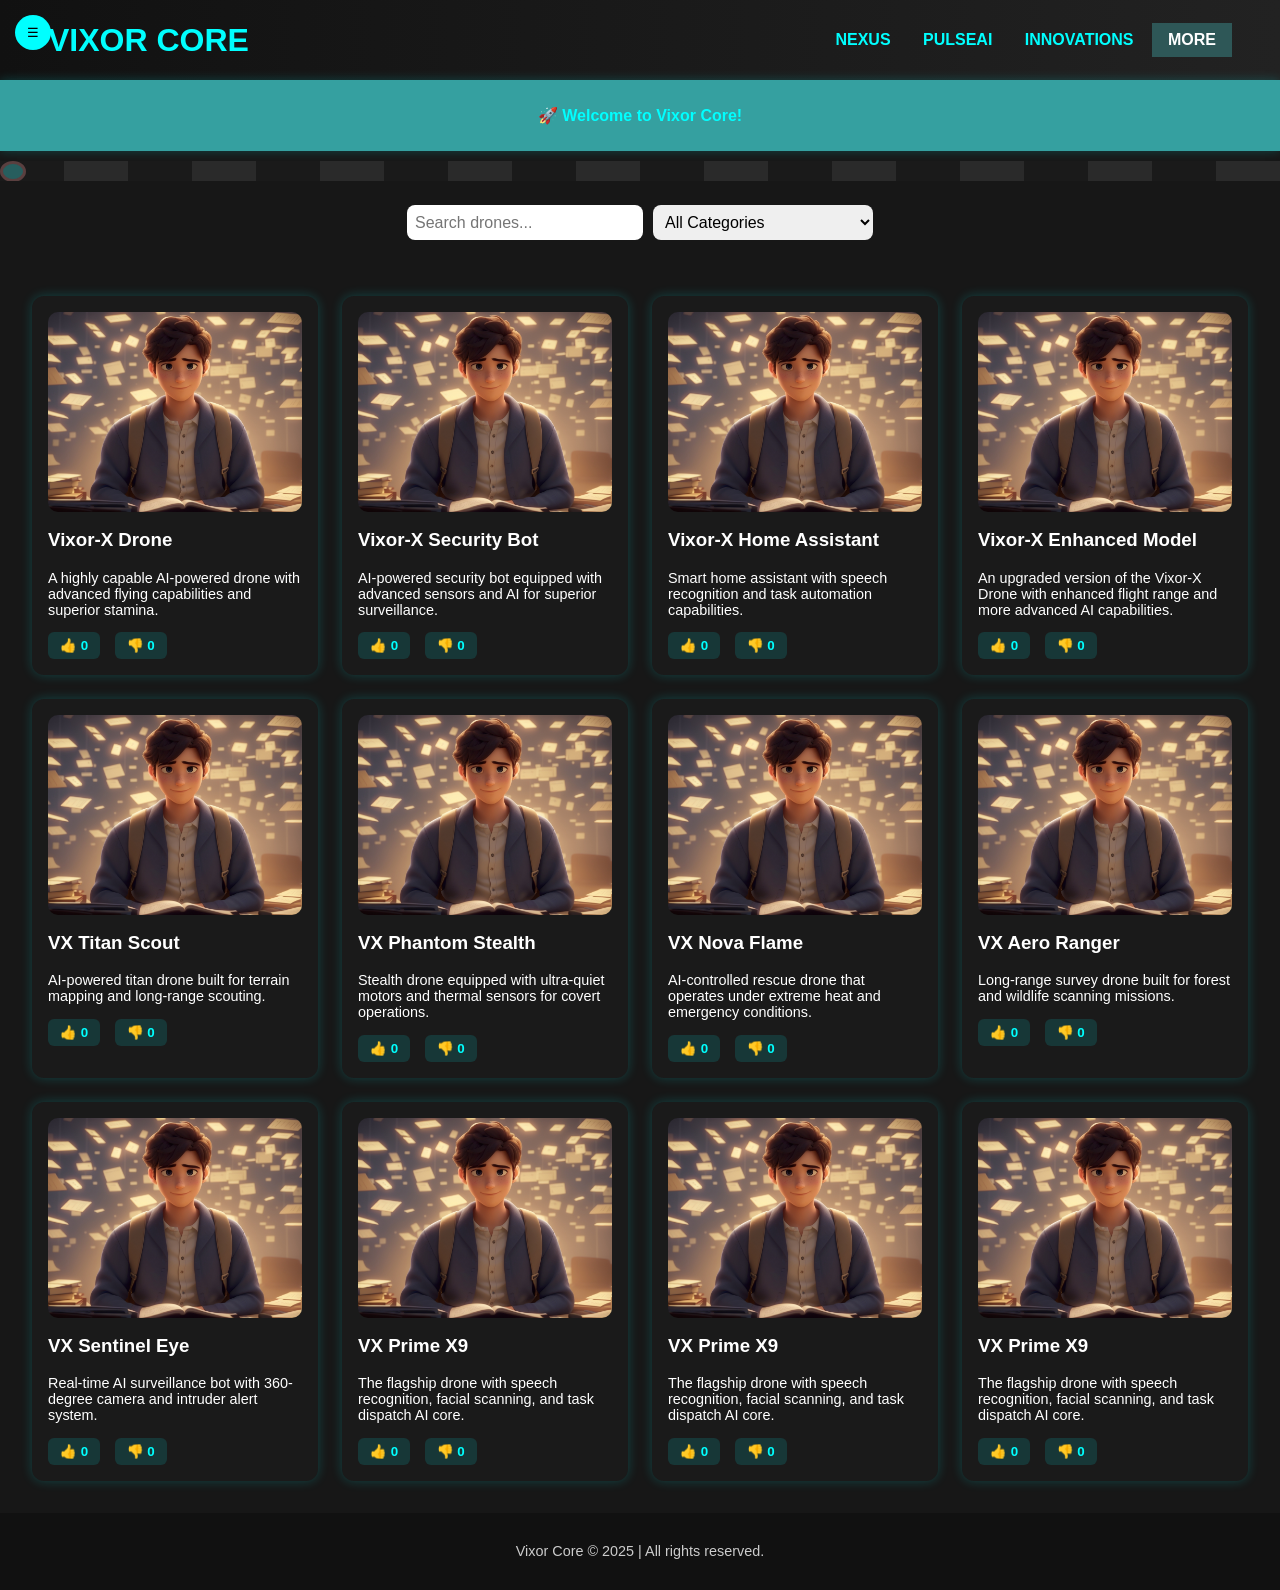
<file: index.html>
<!DOCTYPE html>
<html lang="en">
<head>
  <meta charset="UTF-8" />
  <meta name="viewport" content="width=device-width, initial-scale=1.0" />
  <title>Vixor Core - Home</title>
  <link rel="stylesheet" href="style.css" />
</head>
<body>

  <!-- Top Navigation Header -->
  <header>
    <div class="logo">Vixor Core</div>
    <nav>
      <a href="mission.html" id="nav-nexus">Nexus</a>
      <a href="reserve.html" id="nav-pulseai">PulseAI</a>
      <a href="#skybots" id="nav-skybots">Innovations</a>
      <div class="dropdown">
        <button class="dropbtn">More</button>
        <div class="dropdown-content">
          <a href="settings.html" id="nav-settings">Settings</a>
          <a href="mission.html" id="nav-mission">Mission</a>
          <a href="token.html" id="nav-token">Token</a>
          <a href="reserve.html" id="nav-reserve">Reserve</a>
          <a href="roadmap.html" id="nav-roadmap">Roadmap</a>
          <a href="help.html" id="nav-help">Help</a>
          <a href="contact.html" id="nav-contact">Contact Us</a>
        </div>
      </div>
    </nav>
  </header>

  <!-- Rotating Banner -->
  <section class="rotating-banner">
    <p id="rotatingText">🚀 Welcome to Vixor Core!</p>
  </section>

  <!-- Sidebar -->
  <button id="toggleSidebarBtn">☰</button>
  <aside id="sidebar">
    <a href="profile.html">Profile</a>
    <a href="notifications.html">Notifications</a>
    <a href="language.html">Language</a>
    <a href="deposit.html">Deposit Funds</a>
    <a href="#transact" id="nav-transact">Transact</a>
    <a href="#fleet" id="nav-fleet">Drone Fleet</a>
    <a href="logout.html">Logout</a>
    <div id="clock"></div>
  </aside>

  <!-- Color Theme -->
  <div id="color-theme-slider">
    <div class="color-handle" draggable="true"></div>
  </div>

  <!-- Search Filter -->
  <div class="search-filter-wrapper">
    <input type="text" id="searchInput" placeholder="Search drones..." />
    <select id="filterSelect">
      <option value="all">All Categories</option>
      <option value="SkyBots">SkyBots</option>
      <option value="PulseAI">PulseAI</option>
      <option value="Nexus">Nexus</option>
      <option value="space tech">Space Tech</option>
    </select>
  </div>

  <!-- Content -->
  <div class="container" id="content"></div>

  <!-- Footer -->
  <footer>
    <p>Vixor Core &copy; 2025 | All rights reserved.</p>
  </footer>

  <!-- Script -->
  <script src="main.js"></script>

  <!-- Rotating Script -->
  <script>
    const rotatingMessages = [
      "🚀 Welcome to Vixor Core!",
      "💸 Would you like to deposit to your account?",
      "🧾 Complete your profile to access more features!",
      "🛰️ New drones launching weekly!",
      "🎁 Invite friends to earn rewards!",
      "🌍 Now supporting 20+ languages!",
      "🔐 Stay safe: enable 2FA in settings!",
      "🛠️ Join our AI Dev Program – coming soon!",
      "💡 Tip: Click 'More' to see all extra features.",
      "💬 VX AI bots now support voice response!"
    ];

    let msgIndex = 0;
    const rotatingText = document.getElementById("rotatingText");

    setInterval(() => {
      msgIndex = (msgIndex + 1) % rotatingMessages.length;
      rotatingText.textContent = rotatingMessages[msgIndex];
    }, 4000);
  </script>

</body>
  </html>
</file>
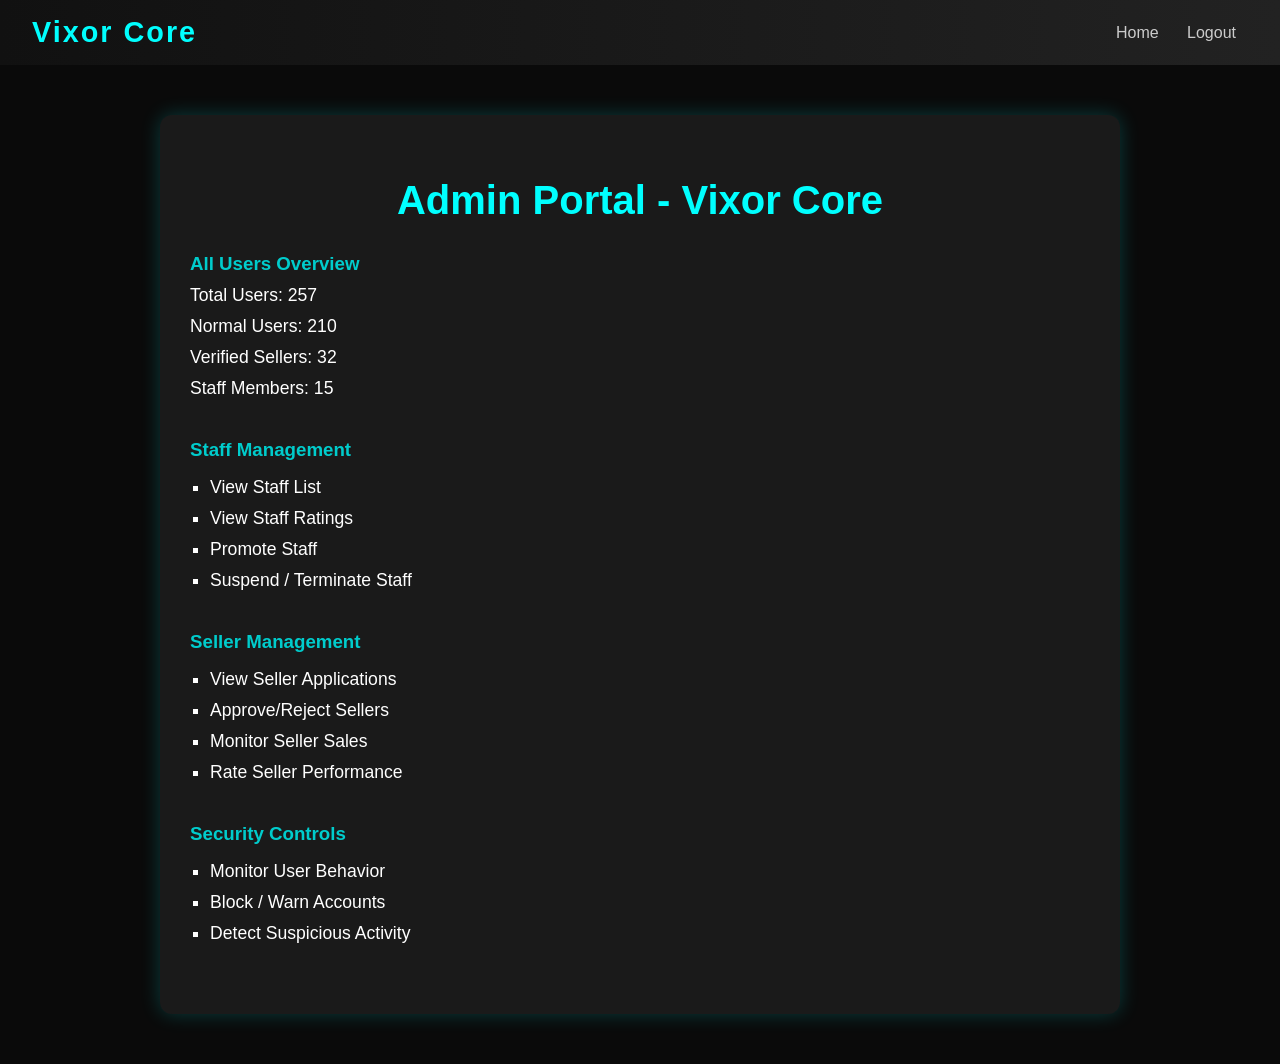
<file: admin.html>
<!DOCTYPE html>
<html lang="en">
<head>
  <meta charset="UTF-8">
  <meta name="viewport" content="width=device-width, initial-scale=1.0">
  <title>Admin Portal - Vixor Core</title>
  <link rel="stylesheet" href="admin.css">
</head>
<body>

<header>
  <div class="logo">Vixor Core</div>
  <nav>
    <a href="index.html">Home</a>
    <a href="logout.html">Logout</a>
  </nav>
</header>

<section class="admin-container">
  <h2>Admin Portal - Vixor Core</h2>

  <div class="admin-section">
    <h3>All Users Overview</h3>
    <p>Total Users: 257</p>
    <p>Normal Users: 210</p>
    <p>Verified Sellers: 32</p>
    <p>Staff Members: 15</p>
  </div>

  <div class="admin-section">
    <h3>Staff Management</h3>
    <ul>
      <li>View Staff List</li>
      <li>View Staff Ratings</li>
      <li>Promote Staff</li>
      <li>Suspend / Terminate Staff</li>
    </ul>
  </div>

  <div class="admin-section">
    <h3>Seller Management</h3>
    <ul>
      <li>View Seller Applications</li>
      <li>Approve/Reject Sellers</li>
      <li>Monitor Seller Sales</li>
      <li>Rate Seller Performance</li>
    </ul>
  </div>

  <div class="admin-section">
    <h3>Security Controls</h3>
    <ul>
      <li>Monitor User Behavior</li>
      <li>Block / Warn Accounts</li>
      <li>Detect Suspicious Activity</li>
    </ul>
  </div>

</section>

<script src="admin.js"></script>

</body>
</html>
</file>
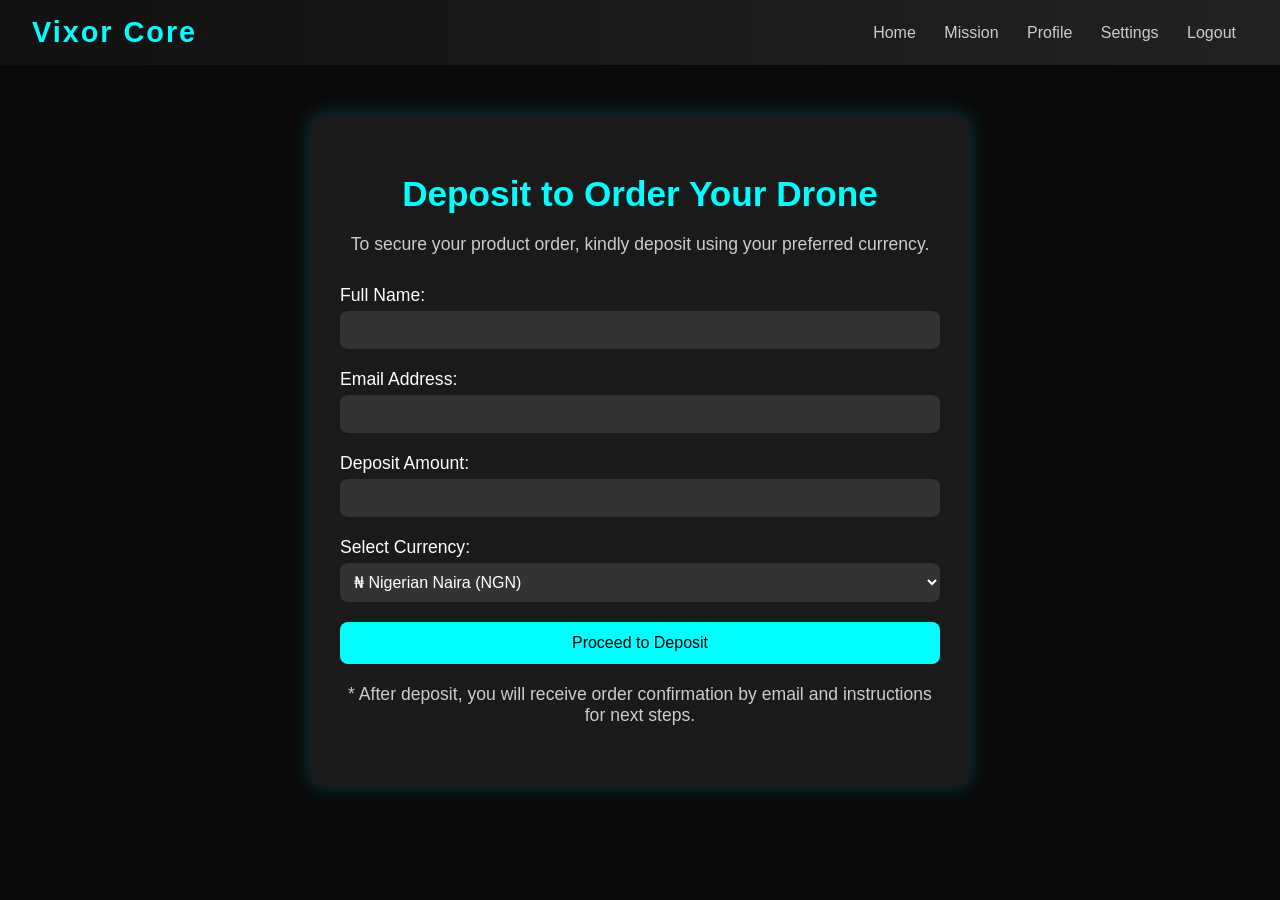
<file: deposit.html>
<!DOCTYPE html>
<html lang="en">
<head>
  <meta charset="UTF-8">
  <meta name="viewport" content="width=device-width, initial-scale=1.0">
  <title>Deposit - Vixor Core</title>
  <link rel="stylesheet" href="deposit.css">
</head>
<body>

<header>
  <div class="logo">Vixor Core</div>
  <nav>
    <a href="index.html">Home</a>
    <a href="mission.html">Mission</a>
    <a href="profile.html">Profile</a>
    <a href="settings.html">Settings</a>
    <a href="logout.html">Logout</a>
  </nav>
</header>

<section class="deposit-container">
  <h2>Deposit to Order Your Drone</h2>

  <p>To secure your product order, kindly deposit using your preferred currency.</p>

  <form id="depositForm">
    <label for="fullName">Full Name:</label>
    <input type="text" id="fullName" required>

    <label for="email">Email Address:</label>
    <input type="email" id="email" required>

    <label for="amount">Deposit Amount:</label>
    <input type="number" id="amount" required>

    <label for="currency">Select Currency:</label>
    <select id="currency" required>
      <option value="NGN">₦ Nigerian Naira (NGN)</option>
      <option value="USD">$ US Dollar (USD)</option>
      <option value="EUR">€ Euro (EUR)</option>
      <option value="GBP">£ British Pound (GBP)</option>
      <option value="JPY">¥ Japanese Yen (JPY)</option>
    </select>

    <button type="submit">Proceed to Deposit</button>
  </form>

  <p class="note">* After deposit, you will receive order confirmation by email and instructions for next steps.</p>
</section>

<script src="deposit.js"></script>

</body>
</html>
</file>
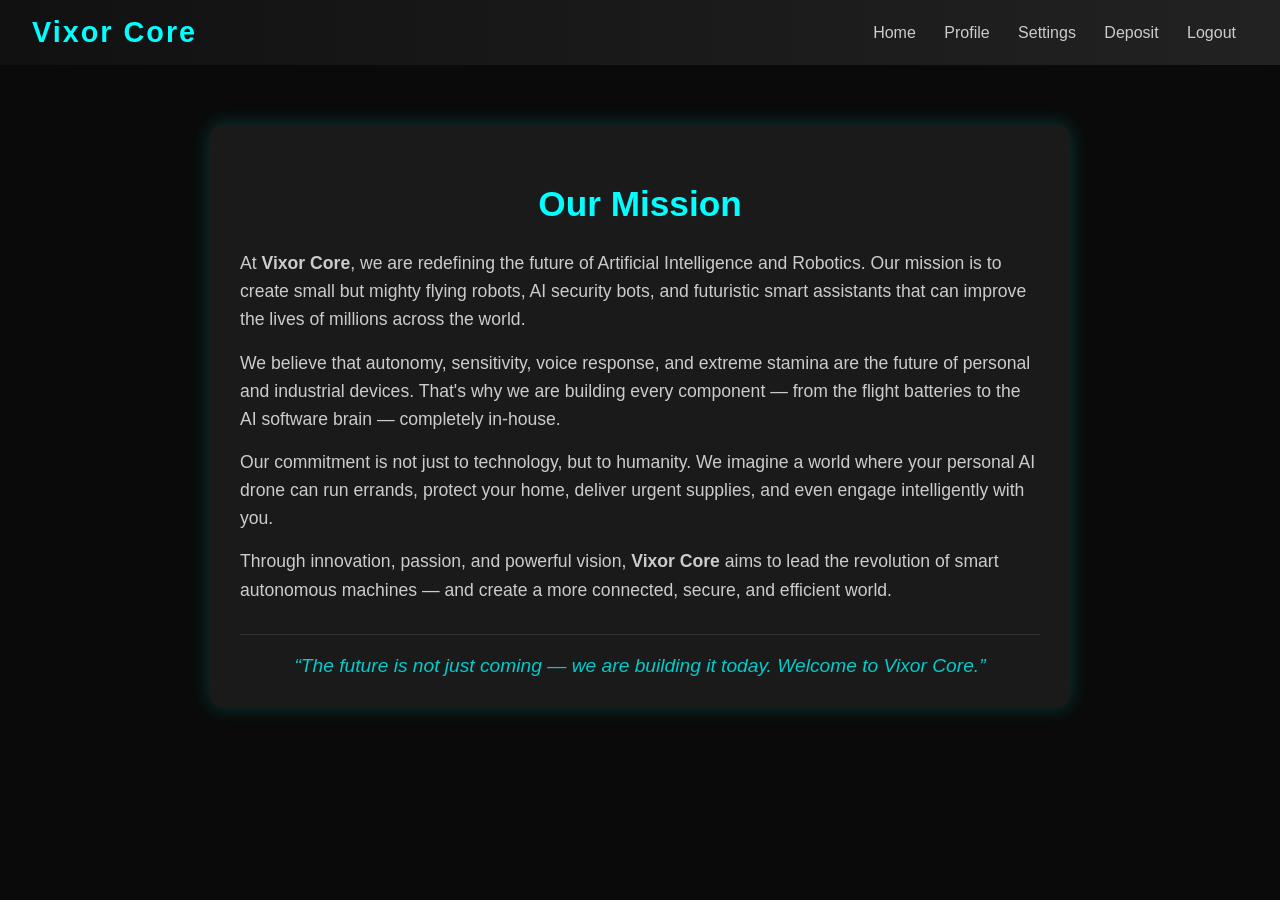
<file: mission.html>
<!DOCTYPE html>
<html lang="en">
<head>
  <meta charset="UTF-8">
  <meta name="viewport" content="width=device-width, initial-scale=1.0">
  <title>Our Mission - Vixor Core</title>
  <link rel="stylesheet" href="mission.css">
</head>
<body>

<header>
  <div class="logo">Vixor Core</div>
  <nav>
    <a href="index.html">Home</a>
    <a href="profile.html">Profile</a>
    <a href="settings.html">Settings</a>
    <a href="deposit.html">Deposit</a>
    <a href="logout.html">Logout</a>
  </nav>
</header>

<section class="mission-container">
  <h2>Our Mission</h2>

  <p>
    At <strong>Vixor Core</strong>, we are redefining the future of Artificial Intelligence and Robotics.
    Our mission is to create small but mighty flying robots, AI security bots, and futuristic smart assistants 
    that can improve the lives of millions across the world.
  </p>

  <p>
    We believe that autonomy, sensitivity, voice response, and extreme stamina are the future of personal and industrial devices. 
    That's why we are building every component — from the flight batteries to the AI software brain — completely in-house.
  </p>

  <p>
    Our commitment is not just to technology, but to humanity. We imagine a world where your personal AI drone can run errands, 
    protect your home, deliver urgent supplies, and even engage intelligently with you.
  </p>

  <p>
    Through innovation, passion, and powerful vision, <strong>Vixor Core</strong> aims to lead the revolution of smart autonomous machines 
    — and create a more connected, secure, and efficient world.
  </p>

  <div class="quote">
    <q>The future is not just coming — we are building it today. Welcome to Vixor Core.</q>
  </div>

</section>

<script>
  // No special script needed for now — lightweight page
</script>

</body>
</html>
</file>
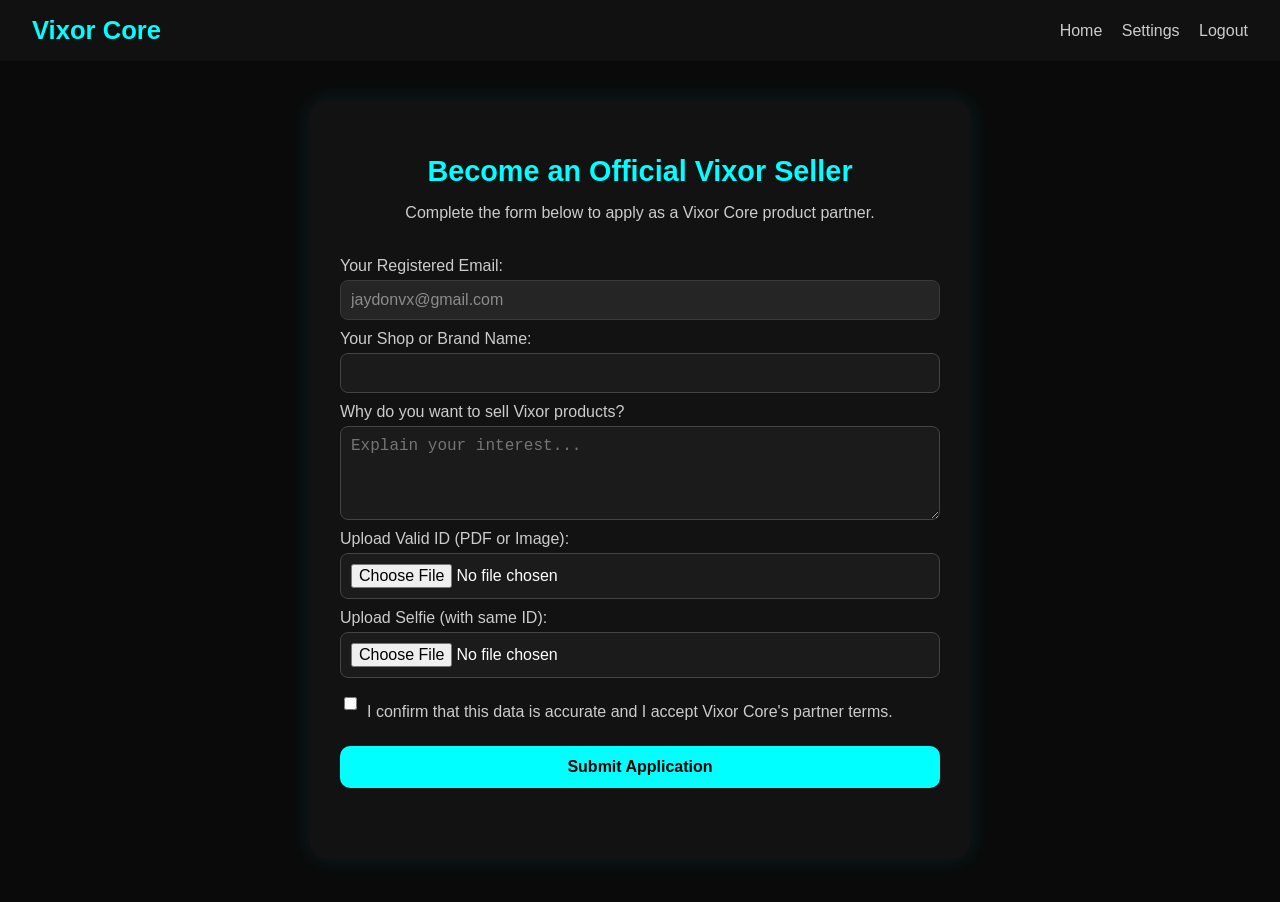
<file: seller-request.html>
<!DOCTYPE html>
<html lang="en">
<head>
  <meta charset="UTF-8" />
  <meta name="viewport" content="width=device-width, initial-scale=1.0"/>
  <title>Join as Seller - Vixor Core</title>
  <link rel="stylesheet" href="seller-request.css" />
</head>
<body>

<header>
  <div class="logo">Vixor Core</div>
  <nav>
    <a href="index.html">Home</a>
    <a href="settings.html">Settings</a>
    <a href="logout.html">Logout</a>
  </nav>
</header>

<main class="seller-request">

  <h2>Become an Official Vixor Seller</h2>
  <p>Complete the form below to apply as a Vixor Core product partner.</p>

  <form id="sellerRequestForm">
    <!-- Email (readonly) -->
    <label for="email">Your Registered Email:</label>
    <input type="email" id="email" value="jaydonvx@gmail.com" readonly />

    <!-- Shop/Company Name -->
    <label for="shopName">Your Shop or Brand Name:</label>
    <input type="text" id="shopName" required />

    <!-- Why Join -->
    <label for="reason">Why do you want to sell Vixor products?</label>
    <textarea id="reason" rows="4" placeholder="Explain your interest..." required></textarea>

    <!-- ID Upload -->
    <label for="uploadID">Upload Valid ID (PDF or Image):</label>
    <input type="file" id="uploadID" accept="application/pdf,image/*" required />

    <!-- Selfie Upload -->
    <label for="uploadSelfie">Upload Selfie (with same ID):</label>
    <input type="file" id="uploadSelfie" accept="image/*" required />

    <!-- Terms Checkbox -->
    <div class="terms-box">
      <input type="checkbox" id="agreeTerms" required />
      <label for="agreeTerms">I confirm that this data is accurate and I accept Vixor Core's partner terms.</label>
    </div>

    <!-- Submit -->
    <button type="submit">Submit Application</button>
    <p id="statusMsg"></p>
  </form>

</main>

<script src="seller-request.js"></script>
</body>
</html>
</file>
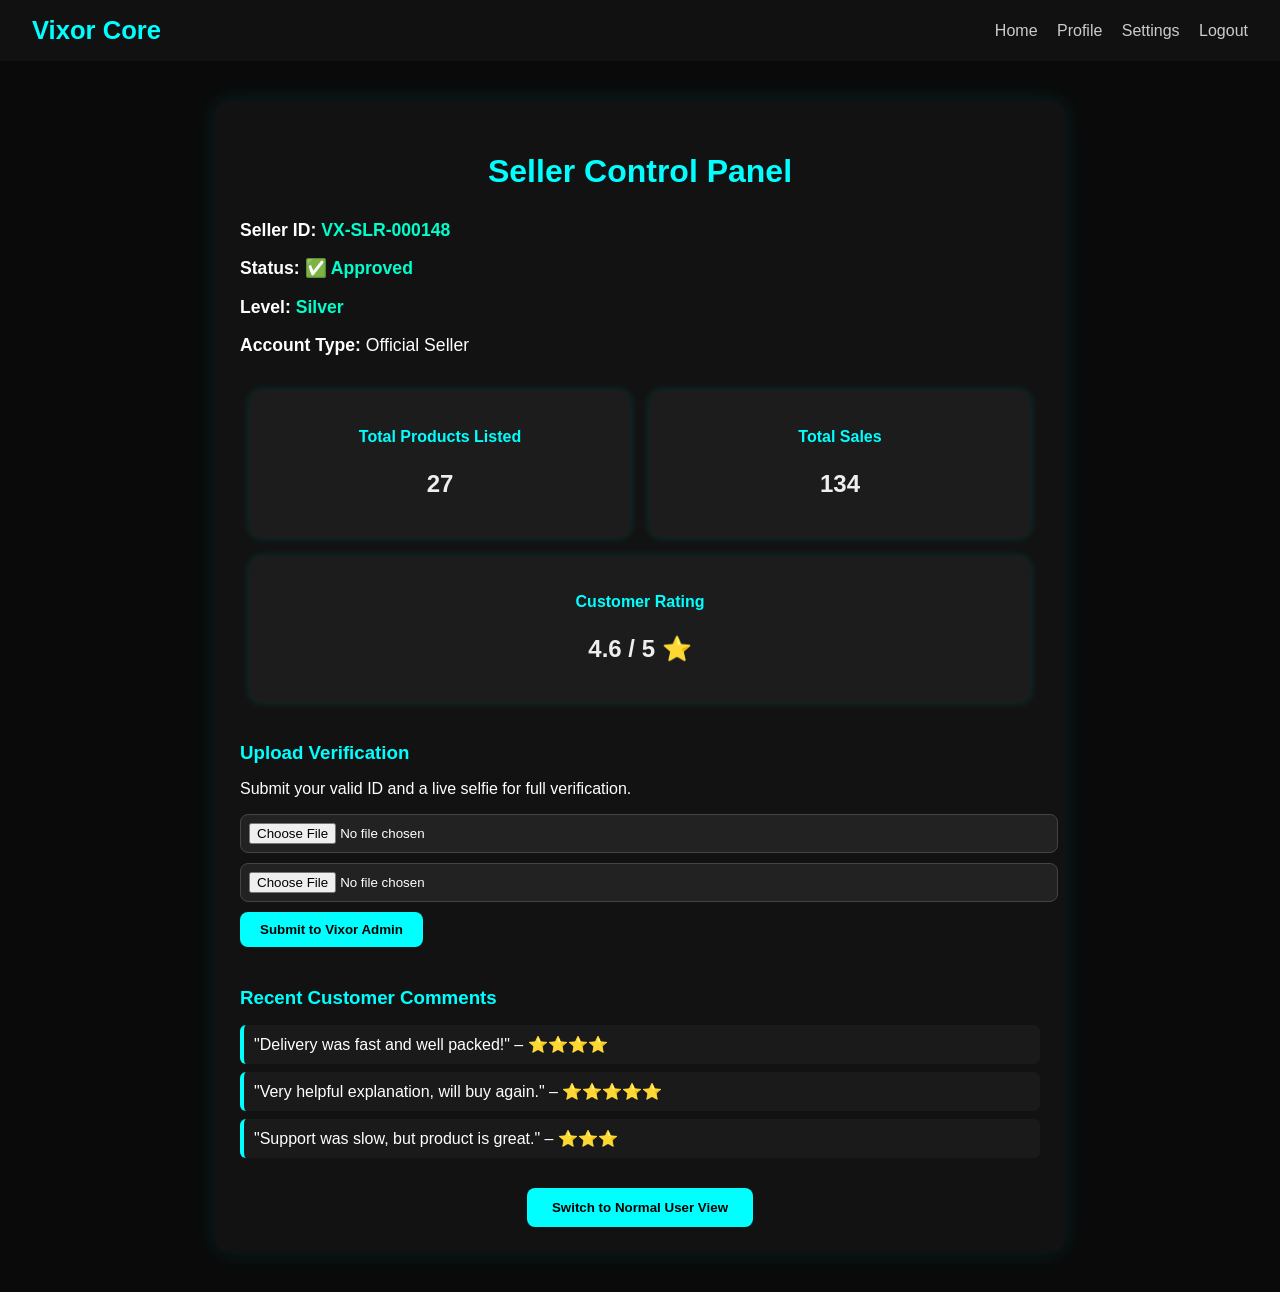
<file: seller.html>
<!DOCTYPE html>
<html lang="en">
<head>
  <meta charset="UTF-8" />
  <meta name="viewport" content="width=device-width, initial-scale=1.0"/>
  <title>Seller Dashboard - Vixor Core</title>
  <link rel="stylesheet" href="seller.css" />
</head>
<body>

<header>
  <div class="logo">Vixor Core</div>
  <nav>
    <a href="index.html">Home</a>
    <a href="profile.html">Profile</a>
    <a href="settings.html">Settings</a>
    <a href="logout.html">Logout</a>
  </nav>
</header>

<main class="seller-dashboard">

  <h2>Seller Control Panel</h2>

  <!-- Seller Identity -->
  <section class="seller-identity">
    <p><strong>Seller ID:</strong> <span id="sellerID">VX-SLR-000148</span></p>
    <p><strong>Status:</strong> <span id="approvalStatus">✅ Approved</span></p>
    <p><strong>Level:</strong> <span id="sellerLevel">Silver</span></p>
    <p><strong>Account Type:</strong> Official Seller</p>
  </section>

  <!-- Seller Stats -->
  <section class="seller-stats">
    <div class="stat-box">
      <h4>Total Products Listed</h4>
      <p id="productCount">27</p>
    </div>
    <div class="stat-box">
      <h4>Total Sales</h4>
      <p id="salesCount">134</p>
    </div>
    <div class="stat-box">
      <h4>Customer Rating</h4>
      <p id="ratingScore">4.6 / 5 ⭐</p>
    </div>
  </section>

  <!-- Document Upload -->
  <section class="seller-docs">
    <h3>Upload Verification</h3>
    <p>Submit your valid ID and a live selfie for full verification.</p>
    <input type="file" id="uploadID" accept="image/*,application/pdf"/>
    <input type="file" id="uploadSelfie" accept="image/*"/>
    <button id="submitDocsBtn">Submit to Vixor Admin</button>
    <p id="uploadStatus"></p>
  </section>

  <!-- Customer Feedback -->
  <section class="seller-feedback">
    <h3>Recent Customer Comments</h3>
    <ul id="feedbackList">
      <li>"Delivery was fast and well packed!" – ⭐⭐⭐⭐</li>
      <li>"Very helpful explanation, will buy again." – ⭐⭐⭐⭐⭐</li>
      <li>"Support was slow, but product is great." – ⭐⭐⭐</li>
    </ul>
  </section>

  <!-- Toggle Account View -->
  <div class="toggle-view">
    <button id="switchToUserBtn">Switch to Normal User View</button>
  </div>

</main>

<script src="seller.js"></script>
</body>
</html>
</file>
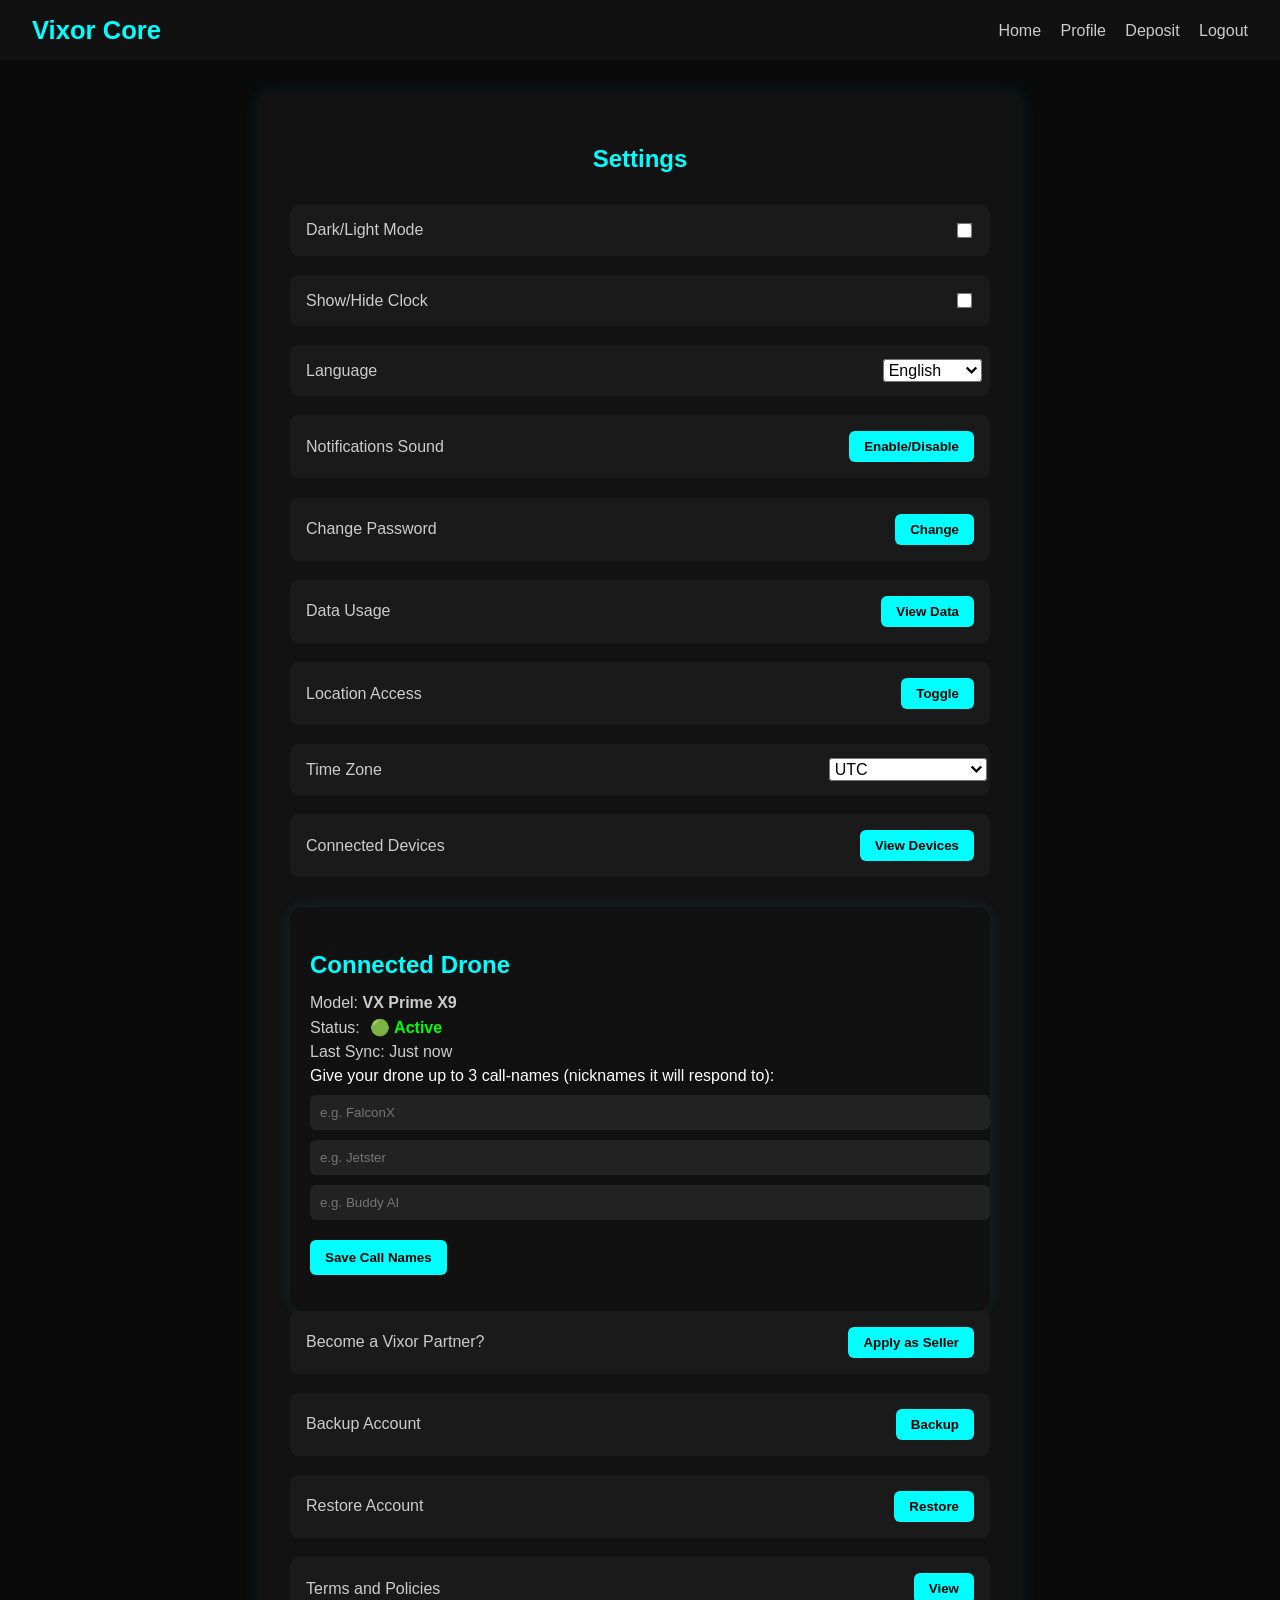
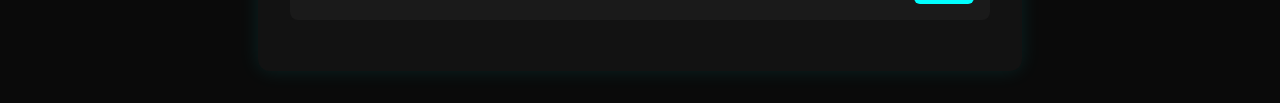
<file: settings.html>
<!DOCTYPE html>
<html lang="en">
<head>
  <meta charset="UTF-8" />
  <meta name="viewport" content="width=device-width, initial-scale=1.0"/>
  <title>Settings - Vixor Core</title>
  <link rel="stylesheet" href="settings.css" />
</head>
<body>

<header>
  <div class="logo">Vixor Core</div>
  <nav>
    <a href="index.html">Home</a>
    <a href="profile.html">Profile</a>
    <a href="deposit.html">Deposit</a>
    <a href="logout.html">Logout</a>
  </nav>
</header>

<section class="settings-container">

  <h2>Settings</h2>

  <!-- Display Preferences -->
  <div class="setting-item">
    <label for="themeToggle">Dark/Light Mode</label>
    <input type="checkbox" id="themeToggle">
  </div>

  <!-- Clock Display -->
  <div class="setting-item">
    <label for="clockToggle">Show/Hide Clock</label>
    <input type="checkbox" id="clockToggle">
  </div>

  <!-- Language Switcher -->
  <div class="setting-item">
    <label for="languageSelector">Language</label>
    <select id="languageSelector">
      <option value="en">English</option>
      <option value="fr">Français</option>
      <option value="es">Español</option>
      <option value="de">Deutsch</option>
      <option value="zh">中文</option>
      <option value="ar">العربية</option>
      <option value="ru">Русский</option>
      <option value="ja">日本語</option>
      <option value="pt">Português</option>
      <option value="ko">한국어</option>
    </select>
  </div>

  <!-- Notifications -->
  <div class="setting-item">
    <label>Notifications Sound</label>
    <button id="toggleNotification">Enable/Disable</button>
  </div>

  <!-- Security -->
  <div class="setting-item">
    <label>Change Password</label>
    <button id="changePasswordBtn">Change</button>
  </div>

  <!-- Privacy Settings -->
  <div class="setting-item">
    <label>Data Usage</label>
    <button id="dataUsageBtn">View Data</button>
  </div>

  <!-- Location Settings -->
  <div class="setting-item">
    <label>Location Access</label>
    <button id="locationAccessBtn">Toggle</button>
  </div>

  <!-- Timezone Control -->
  <div class="setting-item">
    <label>Time Zone</label>
    <select id="timezoneSelector">
      <option value="UTC">UTC</option>
      <option value="Africa/Lagos">Africa/Lagos</option>
      <option value="America/New_York">America/New York</option>
      <option value="Europe/London">Europe/London</option>
      <option value="Asia/Tokyo">Asia/Tokyo</option>
    </select>
  </div>

  <!-- Connected Devices (Drone/Robot) -->
  <div class="setting-item">
    <label>Connected Devices</label>
    <button id="connectDeviceBtn">View Devices</button>
  </div>

  <!-- ✅ CONNECTED DRONE SECTION -->
  <section class="connected-drone-box">
    <h3>Connected Drone</h3>
    <div class="drone-status">
      <p>Model: <strong>VX Prime X9</strong></p>
      <p>Status: <span id="droneStatus" class="status-dot green">🟢 Active</span></p>
      <p>Last Sync: <span id="lastSync">Just now</span></p>
    </div>

    <div class="alias-entry">
      <label>Give your drone up to 3 call-names (nicknames it will respond to):</label>
      <input type="text" id="alias1" placeholder="e.g. FalconX">
      <input type="text" id="alias2" placeholder="e.g. Jetster">
      <input type="text" id="alias3" placeholder="e.g. Buddy AI">
      <button onclick="saveAliases()">Save Call Names</button>
      <p id="aliasConfirm"></p>
    </div>
  </section>

  <!-- Avatar --><!-- Apply as Seller -->
<div class="setting-item">
  <label>Become a Vixor Partner?</label>
  <button onclick="window.location.href='seller-request.html'">Apply as Seller</button>
</div>

  <!-- Backup & Restore -->
  <div class="setting-item">
    <label>Backup Account</label>
    <button id="backupBtn">Backup</button>
  </div>

  <div class="setting-item">
    <label>Restore Account</label>
    <button id="restoreBtn">Restore</button>
  </div>

  <!-- Terms of Service -->
  <div class="setting-item">
    <label>Terms and Policies</label>
    <button id="termsBtn">View</button>
  </div>

</section>

<script src="settings.js"></script>
</body>
</html>
</file>
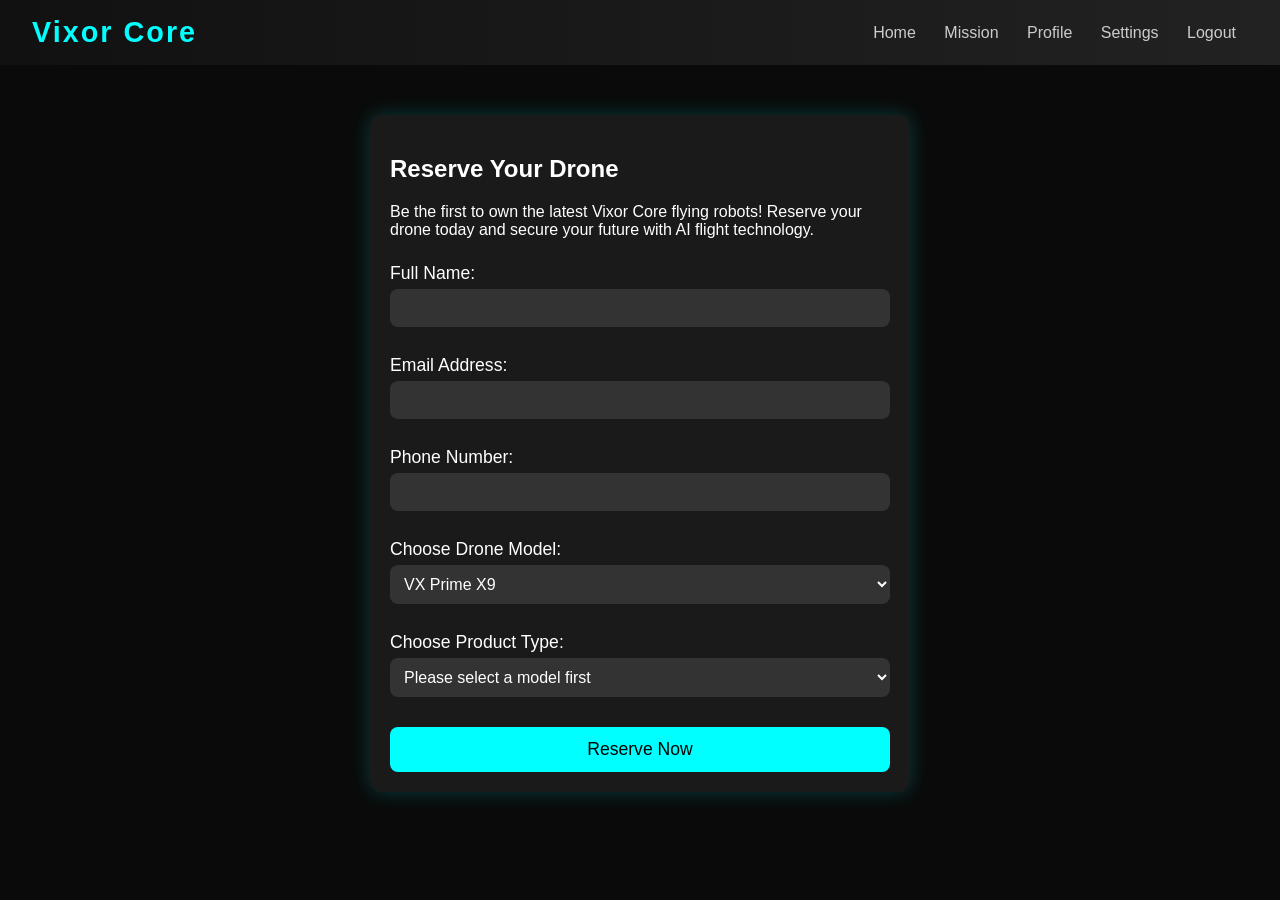
<file: NEO/RESERVE/reserve.html>
<!DOCTYPE html>
<html lang="en">
<head>
  <meta charset="UTF-8">
  <meta name="viewport" content="width=device-width, initial-scale=1.0">
  <title>Reserve a Drone - Vixor Core</title>
  <link rel="stylesheet" href="reserve.css">
</head>
<body>

<header>
  <div class="logo">Vixor Core</div>
  <nav>
    <a href="index.html">Home</a>
    <a href="mission.html">Mission</a>
    <a href="profile.html">Profile</a>
    <a href="settings.html">Settings</a>
    <a href="logout.html">Logout</a>
  </nav>
</header>

<section class="reserve-container">
  <h2>Reserve Your Drone</h2>

  <p>Be the first to own the latest Vixor Core flying robots!  
     Reserve your drone today and secure your future with AI flight technology.
  </p>

  <form id="reserveForm">
    <label for="fullName">Full Name:</label>
    <input type="text" id="fullName" required>

    <label for="email">Email Address:</label>
    <input type="email" id="email" required>

    <label for="phone">Phone Number:</label>
    <input type="tel" id="phone" required>

    <label for="droneModel">Choose Drone Model:</label>
    <select id="droneModel" required onchange="updateProducts()">
      <option value="VX Prime X9">VX Prime X9</option>
      <option value="VX Nova Core">VX Nova Core</option>
      <option value="VX Blaze AI">VX Blaze AI</option>
      <option value="VX Helios Ultra">VX Helios Ultra</option>
      <option value="VX Velocity Hover">VX Velocity Hover</option>
    </select>

    <label for="productOption">Choose Product Type:</label>
    <select id="productOption" required>
      <option value="">Please select a model first</option>
    </select>

    <button type="submit">Reserve Now</button>
  </form>
</section>

<script>
  const productData = {
    "VX Prime X9": ["Prime Basic AI", "Prime Pro Navigation", "Prime Elite Stamina"],
    "VX Nova Core": ["Nova Speedster", "Nova Silent Scout", "Nova Max Shield"],
    "VX Blaze AI": ["Blaze Flamebot", "Blaze Wing AI", "Blaze Ultra Pro"],
    "VX Helios Ultra": ["Helios Solar Hover", "Helios Command Drone", "Helios Titan Core"],
    "VX Velocity Hover": ["Velocity Light", "Velocity Max Power", "Velocity Flex Mini"]
  };

  function updateProducts() {
    const model = document.getElementById('droneModel').value;
    const productSelect = document.getElementById('productOption');
    productSelect.innerHTML = '';

    if (productData[model]) {
      productData[model].forEach(product => {
        const option = document.createElement('option');
        option.value = product;
        option.textContent = product;
        productSelect.appendChild(option);
      });
    } else {
      const defaultOption = document.createElement('option');
      defaultOption.value = "";
      defaultOption.textContent = "Please select a model first";
      productSelect.appendChild(defaultOption);
    }
  }
</script>

<script src="reserve.js"></script>

</body>
</html>
</file>
<file: style.css>
/* Vixor Core Full Website Styling */

/* ===== BASE ===== */
body {
  font-family: 'Segoe UI', sans-serif;
  margin: 0;
  padding: 0;
  background-color: #0a0a0af1;
  color: #ffffff;
  transition: background-color 0.5s ease;
}

/* ===== HEADER ===== */
header {
  background: linear-gradient(to right, #111, #222);
  padding: 1rem 2rem;
  font-weight: 600;
  display: flex;
  justify-content: space-between;
  align-items: center;
  text-transform: uppercase;
  line-height: 1.5;
}

.logo {
  font-size: 1.8rem;
  font-weight: bold;
  color: #00ffff;
}

nav a {
  margin: 0 12px;
  text-decoration: none;
  color: #00ffff;
  font-size: 1rem;
  transition: color 1.7s;
}

nav a:hover {
  color: #263636;
  text-shadow: 0 0 10px #00ff7f;
}

/* ===== DROPDOWN ===== */
.dropdown {
  position: relative;
  display: inline-block;
}

.dropbtn {
  background-color: #2e5757;
  color: white;
  padding: 0.5rem 1rem;
  border: none;
  cursor: pointer;
  font-size: 1rem;
  font-weight: bold;
  text-transform: uppercase;
}

.dropdown-content {
  display: none;
  position: absolute;
  background-color: #444;
  min-width: 180px;
  z-index: 1;
}

.dropdown-content a {
  color: #ccc;
  padding: 12px 16px;
  text-decoration: none;
  display: block;
}

.dropdown:hover .dropdown-content {
  display: block;
}

/* ===== ROTATING MESSAGE BANNER ===== */
.rotating-banner {
  background-color: #35a0a0;
  padding: 10px 0;
  text-align: center;
  font-size: 1rem;
  font-weight: bold;
  color: #00ffff;
  box-shadow: 0 0 10px rgba(0, 255, 255, 0.2);
  animation: fadeIn 1.5s ease-in-out;
}

@keyframes fadeIn {
  from { opacity: 0; transform: translateY(-100px); }
  to   { opacity: 1; transform: translateY(0); }
}

/* ===== SIDEBAR ===== */
#sidebar {
  position: fixed;
  top: 0;
  left: -250px;
  width: 250px;
  height: 100%;
  background: #111;
  overflow-x: hidden;
  transition: left 0.5s ease;
  z-index: 999;
  padding-top: 60px;
}

#sidebar.open {
  left: 0;
}

#sidebar a {
  padding: 15px 25px;
  text-decoration: none;
  font-size: 1rem;
  color: #ccc;
  display: block;
  transition: 0.3s;
  text-transform: uppercase;
}

#sidebar a:hover {
  background-color: #355555;
  color: black;
}

/* ===== SIDEBAR TOGGLE BUTTON ===== */
#toggleSidebarBtn {
  position: fixed;
  top: 15px;
  left: 15px;
  background-color: #00ffff;
  border: none;
  padding: 10px 12px;
  cursor: pointer;
  border-radius: 50%;
  z-index: 1000;
}

/* ===== COLOR THEME SLIDER ===== */
#color-theme-slider {
  width: 100%;
  height: 20px;
  background: repeating-linear-gradient(
    to right,
    #1a1a1a,
    #1a1a1a 5%,
    #2a2a2a 5%,
    #2a2a2a 10%
  );
  position: relative;
  overflow: hidden;
  margin-top: 10px;
}

.color-handle {
  width: 20px;
  height: 15px;
  background-color: #275e5e;
  border: 3px solid rgb(90, 63, 63);
  border-radius: 50%;
  position: absolute;
  top: 0;
  left: 0;
  cursor: grab;
}

/* ===== SEARCH & FILTER ===== */
.search-filter-wrapper {
  display: flex;
  justify-content: center;
  gap: 10px;
  margin: 1.5rem;
}

input#searchInput, select#filterSelect {
  padding: 0.5rem;
  font-size: 1rem;
  border-radius: 8px;
  border: none;
  width: 220px;
}

/* ===== PRODUCT GRID ===== */
.container {
  display: grid;
  grid-template-columns: repeat(auto-fit, minmax(250px, 1fr));
  gap: 1.5rem;
  padding: 2rem;
}

.card {
  background-color: #1a1a1a;
  padding: 1rem;
  border-radius: 12px;
  box-shadow: 0 0 12px rgba(0,255,255,0.2);
  transition: transform 0.3s, box-shadow 0.3s;
}

.card:hover {
  transform: scale(1.05);
  box-shadow: 0 0 20px rgba(0,255,255,0.4);
}

.card img {
  width: 100%;
  border-radius: 10px;
  height: 200px;
  object-fit: cover;
}

.card h3 {
  margin-top: 0.8rem;
}

.card p {
  font-size: 0.9rem;
}

.vote-buttons {
  margin-top: 10px;
}
.vote-buttons button {
  margin-right: 10px;
  padding: 6px 12px;
  background: #00ffff20;
  border: none;
  border-radius: 6px;
  cursor: pointer;
  color: #00ffff;
  font-weight: bold;
}
.vote-buttons button:hover {
  background: #00ffff40;
}

/* ===== FOOTER ===== */
footer {
  text-align: center;
  padding: 1rem;
  background-color: #111;
  font-size: 0.9rem;
  color: #ccc;
}

/* ===== CLOCK ===== */
#clock {
  font-size: 1.2rem;
  color: #00ffff;
  margin: 20px;
  text-align: center;
}

/* ===== RESPONSIVE DESIGN ===== */
@media (max-width: 768px) {
  nav {
    flex-direction: column;
    align-items: center;
  }

  .search-filter-wrapper {
    flex-direction: column;
    align-items: center;
  }

  #color-theme-slider {
    height: 35px;
  }

  .color-handle {
    height: 35px;
    width: 35px;
  }
}


/* ================================
   VIXOR CORE FULL RESPONSIVE FIX
   (ALL DEVICES SAFE PATCH)
================================= */

/* ===== LARGE LAPTOPS / BIG SCREENS ===== */
@media (min-width: 1200px) {
  header {
    padding: 1rem 3rem;
  }

  .logo {
    font-size: 2rem;
  }

  nav a {
    font-size: 1rem;
    margin: 0 14px;
  }
}

/* ===== NORMAL LAPTOPS ===== */
@media (max-width: 1199px) {
  header {
    flex-wrap: wrap;
    gap: 10px;
  }

  nav {
    flex-wrap: wrap;
    gap: 10px;
  }
}

/* ===== TABLETS ===== */
@media (max-width: 900px) {
  header {
    flex-direction: row;
    flex-wrap: wrap;
    justify-content: center;
    text-align: center;
  }

  .logo {
    font-size: 1.4rem;
  }

  nav {
    justify-content: center;
    width: 100%;
  }

  nav a {
    font-size: 0.9rem;
    padding: 5px 8px;
  }
}

/* ===== MOBILE DEVICES ===== */
@media (max-width: 768px) {

  header {
    flex-direction: column;
    align-items: center;
    text-align: center;
    gap: 10px;
  }

  .logo {
    font-size: 1.2rem;
  }

  nav {
    justify-content: center;
    flex-wrap: wrap;
    width: 100%;
  }

  nav a {
    font-size: 0.85rem;
    margin: 0;
    padding: 5px 6px;
  }

  .dropbtn {
    font-size: 0.8rem;
    padding: 6px 10px;
  }
}

/* ===== SMALL PHONES ===== */
@media (max-width: 480px) {

  .logo {
    font-size: 1rem;
  }

  nav a {
    font-size: 0.75rem;
    padding: 4px 5px;
  }

  header {
    padding: 10px;
  }
    }
</file>
<file: admin.css>
/* Vixor Core Admin Portal Styling */

/* Base */
body {
    font-family: 'Segoe UI', sans-serif;
    margin: 0;
    padding: 0;
    background-color: #0a0a0a;
    color: #ffffff;
  }
  
  /* Header */
  header {
    background: linear-gradient(to right, #111, #222);
    padding: 1rem 2rem;
    display: flex;
    justify-content: space-between;
    align-items: center;
  }
  
  header .logo {
    font-size: 1.8rem;
    font-weight: 700;
    letter-spacing: 2px;
    color: #00ffff;
  }
  
  nav a {
    margin: 0 12px;
    text-decoration: none;
    color: #ccc;
    font-size: 1rem;
    transition: color 0.3s;
  }
  
  nav a:hover {
    color: #00ffff;
  }
  
  /* Admin Container */
  .admin-container {
    max-width: 900px;
    margin: 50px auto;
    padding: 30px;
    background: #1a1a1a;
    border-radius: 12px;
    box-shadow: 0 0 20px rgba(0,255,255,0.2);
  }
  
  .admin-container h2 {
    text-align: center;
    margin-bottom: 30px;
    color: #00ffff;
    font-size: 2.5rem;
  }
  
  .admin-section {
    margin-bottom: 40px;
  }
  
  .admin-section h3 {
    color: #00cccc;
    margin-bottom: 10px;
  }
  
  .admin-section p, .admin-section li {
    font-size: 1.1rem;
    margin: 10px 0;
  }
  
  .admin-section ul {
    list-style-type: square;
    padding-left: 20px;
  }
  
  /* Responsive */
  @media (max-width: 768px) {
    .admin-container {
      margin: 20px;
      padding: 20px;
    }
  }
</file>
<file: deposit.css>
/* Vixor Core Deposit Page Styling */

/* Base */
body {
  font-family: 'Segoe UI', sans-serif;
  margin: 0;
  padding: 0;
  background-color: #0a0a0a;
  color: #ffffff;
}

/* Header */
header {
  background: linear-gradient(to right, #111, #222);
  padding: 1rem 2rem;
  display: flex;
  justify-content: space-between;
  align-items: center;
}

header .logo {
  font-size: 1.8rem;
  font-weight: 700;
  letter-spacing: 2px;
  color: #00ffff;
}

nav a {
  margin: 0 12px;
  text-decoration: none;
  color: #ccc;
  font-size: 1rem;
  transition: color 0.3s;
}

nav a:hover {
  color: #00ffff;
}

/* Deposit Container */
.deposit-container {
  max-width: 600px;
  margin: 50px auto;
  padding: 30px;
  background: #1a1a1a;
  border-radius: 12px;
  box-shadow: 0 0 20px rgba(0,255,255,0.2);
}

.deposit-container h2 {
  text-align: center;
  margin-bottom: 20px;
  color: #00ffff;
  font-size: 2.2rem;
}

.deposit-container p {
  margin-bottom: 30px;
  text-align: center;
  color: #ccc;
  font-size: 1.1rem;
}

/* Form */
form {
  display: flex;
  flex-direction: column;
}

form label {
  margin-bottom: 5px;
  font-size: 1.1rem;
}

form input, form select {
  padding: 10px;
  font-size: 1rem;
  margin-bottom: 20px;
  border-radius: 8px;
  border: none;
  background-color: #333;
  color: #fff;
}

form button {
  padding: 12px;
  background-color: #00ffff;
  border: none;
  font-size: 1rem;
  color: #000;
  border-radius: 8px;
  cursor: pointer;
  transition: background 0.3s;
}

form button:hover {
  background-color: #00cccc;
}

.note {
  text-align: center;
  margin-top: 20px;
  font-size: 0.95rem;
  color: #999;
}

/* Responsive */
@media (max-width: 768px) {
  .deposit-container {
    margin: 20px;
    padding: 20px;
  }
}
</file>
<file: mission.css>
/* Vixor Core Mission Page Styling */

/* Base */
body {
    font-family: 'Segoe UI', sans-serif;
    margin: 0;
    padding: 0;
    background-color: #0a0a0a;
    color: #ffffff;
  }
  
  /* Header */
  header {
    background: linear-gradient(to right, #111, #222);
    padding: 1rem 2rem;
    display: flex;
    justify-content: space-between;
    align-items: center;
  }
  
  header .logo {
    font-size: 1.8rem;
    font-weight: 700;
    letter-spacing: 2px;
    color: #00ffff;
  }
  
  nav a {
    margin: 0 12px;
    text-decoration: none;
    color: #ccc;
    font-size: 1rem;
    transition: color 0.3s;
  }
  
  nav a:hover {
    color: #00ffff;
  }
  
  /* Mission Container */
  .mission-container {
    max-width: 800px;
    margin: 60px auto;
    padding: 30px;
    background: #1a1a1a;
    border-radius: 12px;
    box-shadow: 0 0 20px rgba(0,255,255,0.2);
  }
  
  .mission-container h2 {
    text-align: center;
    margin-bottom: 25px;
    color: #00ffff;
    font-size: 2.2rem;
  }
  
  .mission-container p {
    margin: 15px 0;
    line-height: 1.6;
    font-size: 1.1rem;
    color: #ccc;
  }
  
  .mission-container .quote {
    margin-top: 30px;
    text-align: center;
    font-style: italic;
    color: #00cccc;
    font-size: 1.2rem;
    border-top: 1px solid #333;
    padding-top: 20px;
  }
  
  /* Responsive */
  @media (max-width: 768px) {
    .mission-container {
      margin: 20px;
      padding: 20px;
    }
  }
 
  




  
  drones.push({
    name: "Vixor-X Enhanced Model",
    category: "SkyBots",
    img: "images/vixor-x-enhanced.jpg",
    description: "An upgraded version of the Vixor-X Drone with enhanced flight range and more advanced AI capabilities."
  });
</file>
<file: seller-request.css>
body {
    font-family: 'Segoe UI', sans-serif;
    margin: 0;
    padding: 0;
    background-color: #0a0a0a;
    color: #ffffff;
  }
  
  header {
    background-color: #111;
    padding: 1rem 2rem;
    display: flex;
    justify-content: space-between;
    align-items: center;
  }
  
  .logo {
    font-size: 1.6rem;
    font-weight: bold;
    color: #00ffff;
  }
  
  nav a {
    color: #ccc;
    margin-left: 15px;
    text-decoration: none;
    font-weight: 500;
  }
  
  nav a:hover {
    color: #00ffff;
  }
  
  main.seller-request {
    width: 90%;
    max-width: 600px;
    margin: 40px auto;
    background-color: #121212;
    padding: 30px;
    border-radius: 14px;
    box-shadow: 0 0 25px rgba(0,255,255,0.1);
  }
  
  main h2 {
    text-align: center;
    font-size: 1.8rem;
    color: #00ffff;
    margin-bottom: 15px;
  }
  
  main p {
    text-align: center;
    font-size: 1rem;
    color: #ccc;
    margin-bottom: 25px;
  }
  
  form {
    display: flex;
    flex-direction: column;
  }
  
  label {
    margin-top: 10px;
    margin-bottom: 5px;
    font-weight: 500;
    color: #ccc;
  }
  
  input[type="text"],
  input[type="email"],
  input[type="file"],
  textarea {
    background-color: #1b1b1b;
    border: 1px solid #444;
    padding: 10px;
    border-radius: 8px;
    color: #fff;
    font-size: 1rem;
  }
  
  textarea {
    resize: vertical;
  }
  
  input[readonly] {
    background-color: #2a2a2a;
    color: #aaa;
    opacity: 0.8;
  }
  
  .terms-box {
    display: flex;
    align-items: flex-start;
    margin-top: 15px;
  }
  
  .terms-box input[type="checkbox"] {
    margin-right: 10px;
    margin-top: 4px;
  }
  
  button[type="submit"] {
    margin-top: 20px;
    padding: 12px;
    background-color: #00ffff;
    color: #000;
    border: none;
    border-radius: 10px;
    font-weight: bold;
    font-size: 1rem;
    cursor: pointer;
  }
  
  button[type="submit"]:hover {
    background-color: #00cccc;
  }
  
  #statusMsg {
    margin-top: 15px;
    text-align: center;
    font-style: italic;
    color: #00ffcc;
  }
</file>
<file: seller.css>
body {
    font-family: 'Segoe UI', sans-serif;
    margin: 0;
    padding: 0;
    background-color: #0a0a0a;
    color: #ffffff;
  }
  
  header {
    background-color: #111;
    padding: 1rem 2rem;
    display: flex;
    justify-content: space-between;
    align-items: center;
  }
  
  .logo {
    font-size: 1.6rem;
    font-weight: bold;
    color: #00ffff;
  }
  
  nav a {
    color: #ccc;
    margin-left: 15px;
    text-decoration: none;
    font-weight: 500;
  }
  
  nav a:hover {
    color: #00ffff;
  }
  
  .seller-dashboard {
    width: 90%;
    max-width: 800px;
    margin: 40px auto;
    padding: 25px;
    background-color: #121212;
    border-radius: 14px;
    box-shadow: 0 0 25px rgba(0, 255, 255, 0.1);
  }
  
  .seller-dashboard h2 {
    text-align: center;
    font-size: 2rem;
    margin-bottom: 30px;
    color: #00ffff;
  }
  
  .seller-identity p {
    font-size: 1.1rem;
    margin-bottom: 8px;
  }
  
  .seller-identity span {
    font-weight: bold;
    color: #00ffcc;
  }
  
  .seller-stats {
    display: flex;
    justify-content: space-between;
    flex-wrap: wrap;
    margin-top: 25px;
  }
  
  .stat-box {
    background-color: #1c1c1c;
    flex: 1 1 30%;
    margin: 10px;
    padding: 15px;
    border-radius: 10px;
    text-align: center;
    box-shadow: 0 0 10px rgba(0,255,255,0.15);
  }
  
  .stat-box h4 {
    color: #00ffff;
    margin-bottom: 10px;
  }
  
  .stat-box p {
    font-size: 1.5rem;
    font-weight: bold;
    color: #eee;
  }
  
  .seller-docs {
    margin-top: 30px;
  }
  
  .seller-docs h3 {
    color: #00ffff;
    margin-bottom: 10px;
  }
  
  .seller-docs input[type="file"] {
    display: block;
    margin-bottom: 10px;
    background-color: #222;
    color: #fff;
    padding: 8px;
    border: 1px solid #444;
    border-radius: 8px;
    width: 100%;
  }
  
  #submitDocsBtn {
    padding: 10px 20px;
    background-color: #00ffff;
    border: none;
    border-radius: 8px;
    color: #000;
    font-weight: bold;
    cursor: pointer;
  }
  
  #submitDocsBtn:hover {
    background-color: #00cccc;
  }
  
  #uploadStatus {
    margin-top: 10px;
    font-style: italic;
    color: #aaa;
  }
  
  .seller-feedback {
    margin-top: 40px;
  }
  
  .seller-feedback h3 {
    color: #00ffff;
    margin-bottom: 10px;
  }
  
  .seller-feedback ul {
    list-style: none;
    padding-left: 0;
  }
  
  .seller-feedback li {
    margin-bottom: 8px;
    background-color: #1a1a1a;
    padding: 10px;
    border-left: 4px solid #00ffff;
    border-radius: 6px;
  }
  
  .toggle-view {
    text-align: center;
    margin-top: 30px;
  }
  
  .toggle-view button {
    padding: 12px 25px;
    background-color: #00ffff;
    color: #000;
    font-weight: bold;
    border: none;
    border-radius: 8px;
    cursor: pointer;
  }
  
  .toggle-view button:hover {
    background-color: #00cccc;
  }
</file>
<file: settings.css>
/* Base styling */
body {
  font-family: 'Segoe UI', sans-serif;
  background-color: #0a0a0a;
  color: #ffffff;
  margin: 0;
  padding: 0;
}

header {
  background-color: #111;
  padding: 1rem 2rem;
  display: flex;
  justify-content: space-between;
  align-items: center;
}

.logo {
  font-size: 1.6rem;
  font-weight: bold;
  color: #00ffff;
}

nav a {
  color: #ccc;
  margin-left: 15px;
  text-decoration: none;
  font-weight: 500;
}

nav a:hover {
  color: #00ffff;
}

.settings-container {
  max-width: 700px;
  margin: 2rem auto;
  background-color: #121212;
  padding: 2rem;
  border-radius: 12px;
  box-shadow: 0 0 20px rgba(0,255,255,0.1);
}

.settings-container h2 {
  color: #00ffff;
  text-align: center;
  margin-bottom: 2rem;
}

.setting-item {
  display: flex;
  justify-content: space-between;
  align-items: center;
  margin-bottom: 1.2rem;
  background-color: #1a1a1a;
  padding: 1rem;
  border-radius: 8px;
}

.setting-item label {
  color: #ccc;
  font-weight: 500;
}

.setting-item input[type="checkbox"],
.setting-item select {
  transform: scale(1.2);
}

/* Buttons */
.setting-item button {
  padding: 8px 15px;
  background-color: #00ffff;
  color: #000;
  border: none;
  border-radius: 6px;
  font-weight: bold;
  cursor: pointer;
}

.setting-item button:hover {
  background-color: #00cccc;
}

/* ✅ Connected Drone Styling */
.connected-drone-box {
  margin-top: 30px;
  background-color: #111;
  padding: 20px;
  border-radius: 12px;
  box-shadow: 0 0 15px rgba(0,255,255,0.1);
}

.connected-drone-box h3 {
  color: #00ffff;
  margin-bottom: 15px;
  font-size: 1.5rem;
}

.drone-status p {
  font-size: 1rem;
  margin: 6px 0;
  color: #ccc;
}

.status-dot {
  font-weight: bold;
  padding-left: 6px;
}

.status-dot.green { color: #00ff00; }
.status-dot.red { color: #ff3333; }
.status-dot.orange { color: #ffaa00; }

.alias-entry input {
  display: block;
  margin: 10px 0;
  padding: 10px;
  background-color: #222;
  border: none;
  color: #fff;
  width: 100%;
  border-radius: 6px;
}

.alias-entry button {
  padding: 10px 15px;
  background-color: #00ffff;
  border: none;
  color: #000;
  border-radius: 6px;
  cursor: pointer;
  font-weight: bold;
  margin-top: 10px;
}

.alias-entry button:hover {
  background-color: #00cccc;
}

#aliasConfirm {
  margin-top: 10px;
  font-size: 0.95rem;
  color: #66ff66;
}
</file>
<file: NEO/RESERVE/reserve.css>
/* Vixor Core Reserve Page Styling */

/* Base */
body {
    font-family: 'Segoe UI', sans-serif;
    margin: 0;
    padding: 0;
    background-color: #0a0a0a;
    color: #ffffff;
  }
  
  /* Header */
  header {
    background: linear-gradient(to right, #111, #222);
    padding: 1rem 2rem;
    display: flex;
    justify-content: space-between;
    align-items: center;
  }
  
  header .logo {
    font-size: 1.8rem;
    font-weight: 700;
    letter-spacing: 2px;
    color: #00ffff;
  }
  
  nav a {
    margin: 0 12px;
    text-decoration: none;
    color: #ccc;
    font-size: 1rem;
    transition: color 0.3s;
  }
  
  nav a:hover {
    color: #00ffff;
  }
  
  /* Reserve Container */
  .reserve-container {
    max-width: 500px;
    margin: 50px auto;
    padding: 20px;
    background: #1a1a1a;
    border-radius: 12px;
    box-shadow: 0 0 20px rgba(0,255,255,0.2);
  }
  
  .reserve-container h1 {
    text-align: center;
    margin-bottom: 30px;
    color: #00ffff;
  }
  
  /* Form */
  form {
    display: flex;
    flex-direction: column;
  }
  
  form label {
    margin: 8px 0 5px;
    font-size: 1.1rem;
  }
  
  form input, form select {
    padding: 10px;
    font-size: 1rem;
    border: none;
    border-radius: 8px;
    background-color: #333;
    color: #fff;
    margin-bottom: 20px;
  }
  
  form button {
    margin-top: 10px;
    padding: 12px;
    background-color: #00ffff;
    border: none;
    font-size: 1.1rem;
    color: #000;
    border-radius: 8px;
    cursor: pointer;
    transition: background 0.3s;
  }
  
  form button:hover {
    background-color: #00cccc;
  }
  
  /* Responsive */
  @media (max-width: 768px) {
    .reserve-container {
      margin: 20px;
      padding: 15px;
    }
  }
</file>
